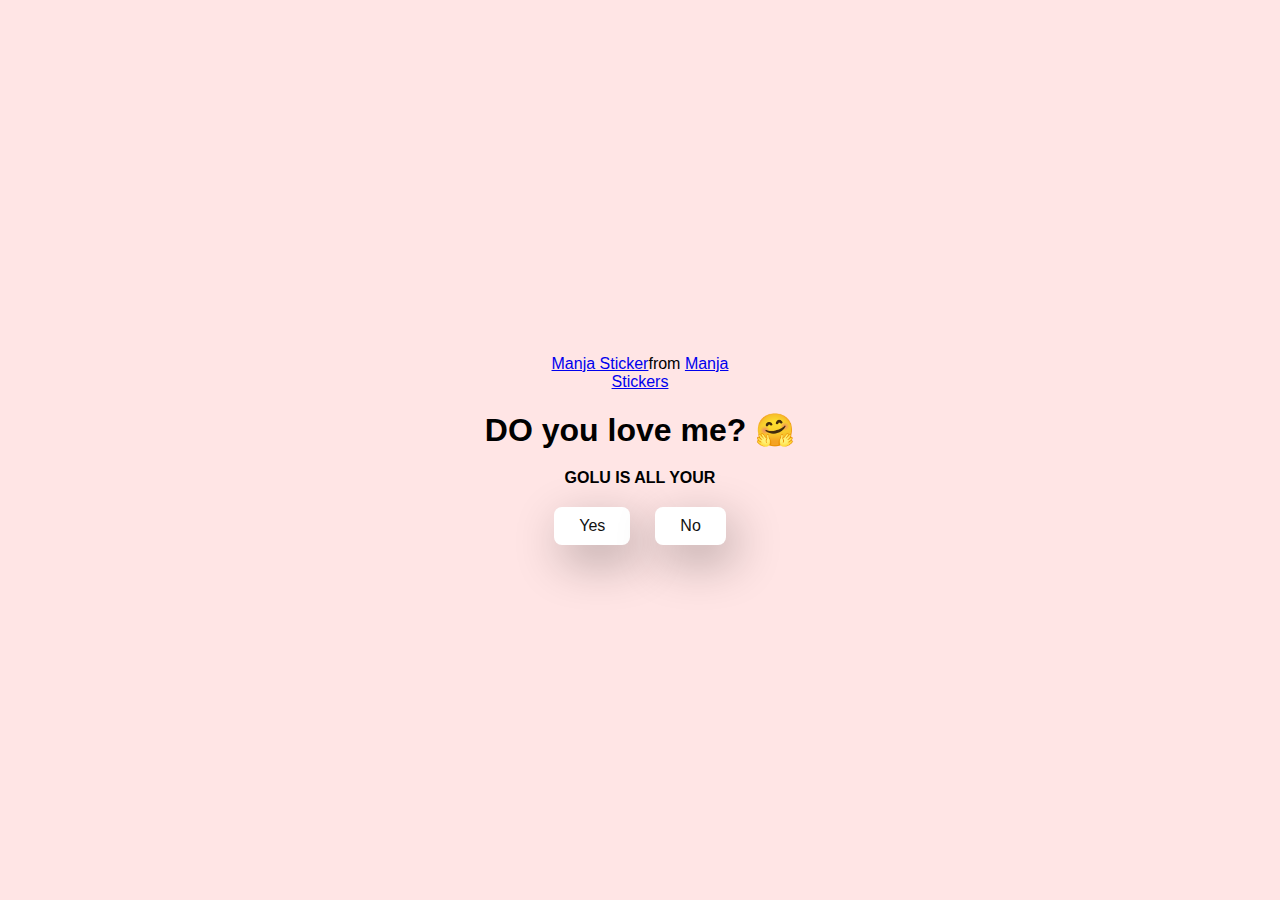
<file: index.html>
<!DOCTYPE html>
<html lang="en">
  <head>
    <meta charset="UTF-8" />
    <meta name="viewport" content="width=device-width, initial-scale=1.0" />
    <title>Ask Her Out</title>

    <link rel="stylesheet" href="./style.css" />
  </head>
  <body>
    <div class="container">
      <div
        class="tenor-gif-embed"
        data-postid="22885016"
        data-share-method="host"
        data-aspect-ratio="1.04918"
        data-width="100%"
      >
        <a href="https://tenor.com/view/manja-gif-22885016">Manja Sticker</a
        >from
        <a href="https://tenor.com/search/manja-stickers">Manja Stickers</a>
      </div>
      <script
        type="text/javascript"
        async
        src="https://tenor.com/embed.js"
      ></script>
      <h1>DO you love me? 🤗</h1>
      <p><B>GOLU IS ALL YOUR</B></p>

      <div class="btn">
        <a href="yes.html">Yes</a>
        <a href="no1.html">No</a>
      </div>
    </div>
  </body>
</html>
</file>
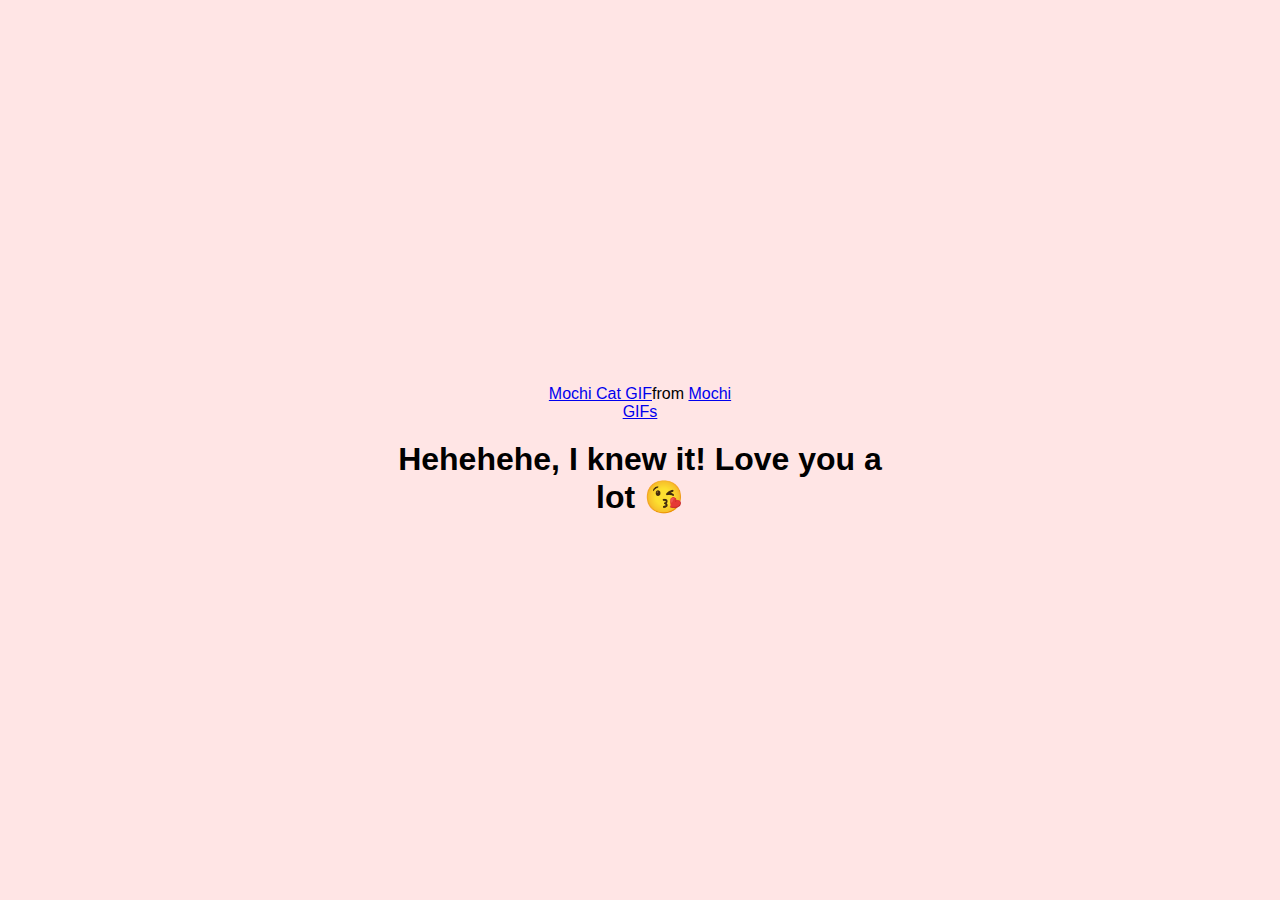
<file: golu.html>
<!DOCTYPE html>
<html lang="en">
  <head>
    <meta charset="UTF-8" />
    <meta name="viewport" content="width=device-width, initial-scale=1.0" />
    <title>Ask Her Out</title>

    <link rel="stylesheet" href="./style.css" />
  </head>
  <body>
    <div class="container">
      <div
        class="tenor-gif-embed"
        data-postid="253027946666209433"
        data-share-method="host"
        data-aspect-ratio="1.37853"
        data-width="100%"
      >
        <a
          href="https://tenor.com/view/mochi-cat-mochi-and-goma-goma-and-peach-mochi-mochi-peach-cat-gif-gif-253027946666209433"
          >Mochi Cat GIF</a
        >from <a href="https://tenor.com/search/mochi-gifs">Mochi GIFs</a>
      </div>
      <script
        type="text/javascript"
        async
        src="https://tenor.com/embed.js"
      ></script>
      <h1>Hehehehe, I knew it! Love you a lot 😘</h1>
    </div>
  </body>
</html>
</file>
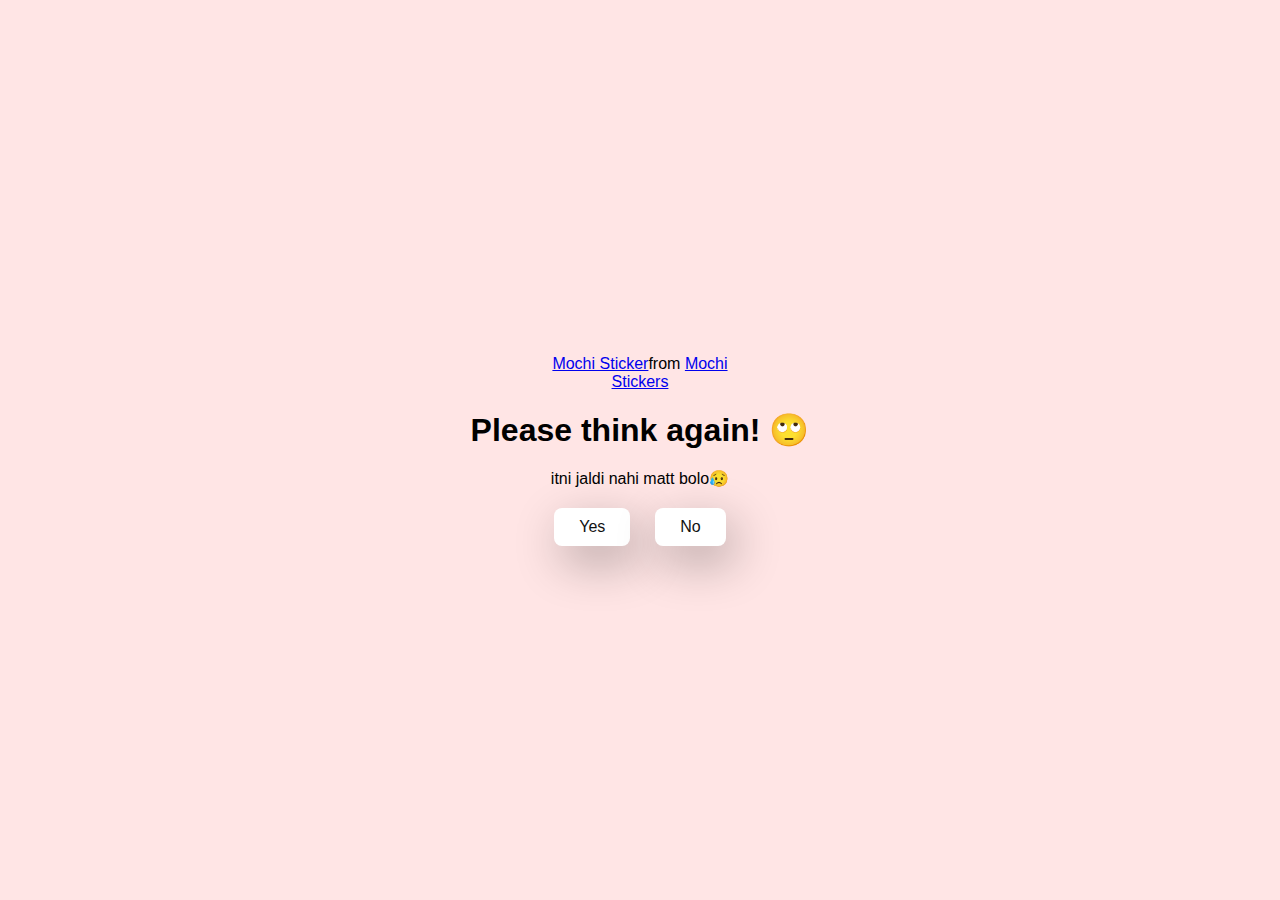
<file: no1.html>
<!DOCTYPE html>
<html lang="en">
  <head>
    <meta charset="UTF-8" />
    <meta name="viewport" content="width=device-width, initial-scale=1.0" />
    <title>Ask Her Out</title>

    <link rel="stylesheet" href="./style.css" />
  </head>
  <body>
    <div class="container">
      <div
        class="tenor-gif-embed"
        data-postid="22050818"
        data-share-method="host"
        data-aspect-ratio="1"
        data-width="100%"
      >
        <a href="https://tenor.com/view/mochi-gif-22050818">Mochi Sticker</a
        >from
        <a href="https://tenor.com/search/mochi-stickers">Mochi Stickers</a>
      </div>
      <script
        type="text/javascript"
        async
        src="https://tenor.com/embed.js"
      ></script>
      <h1>Please think again! 🙄</h1>
      <p>itni jaldi nahi matt bolo😥</p>

      <div class="btn">
        <a href="yes.html">Yes</a>
        <a href="no2.html">No</a>
      </div>
    </div>
  </body>
</html>
</file>
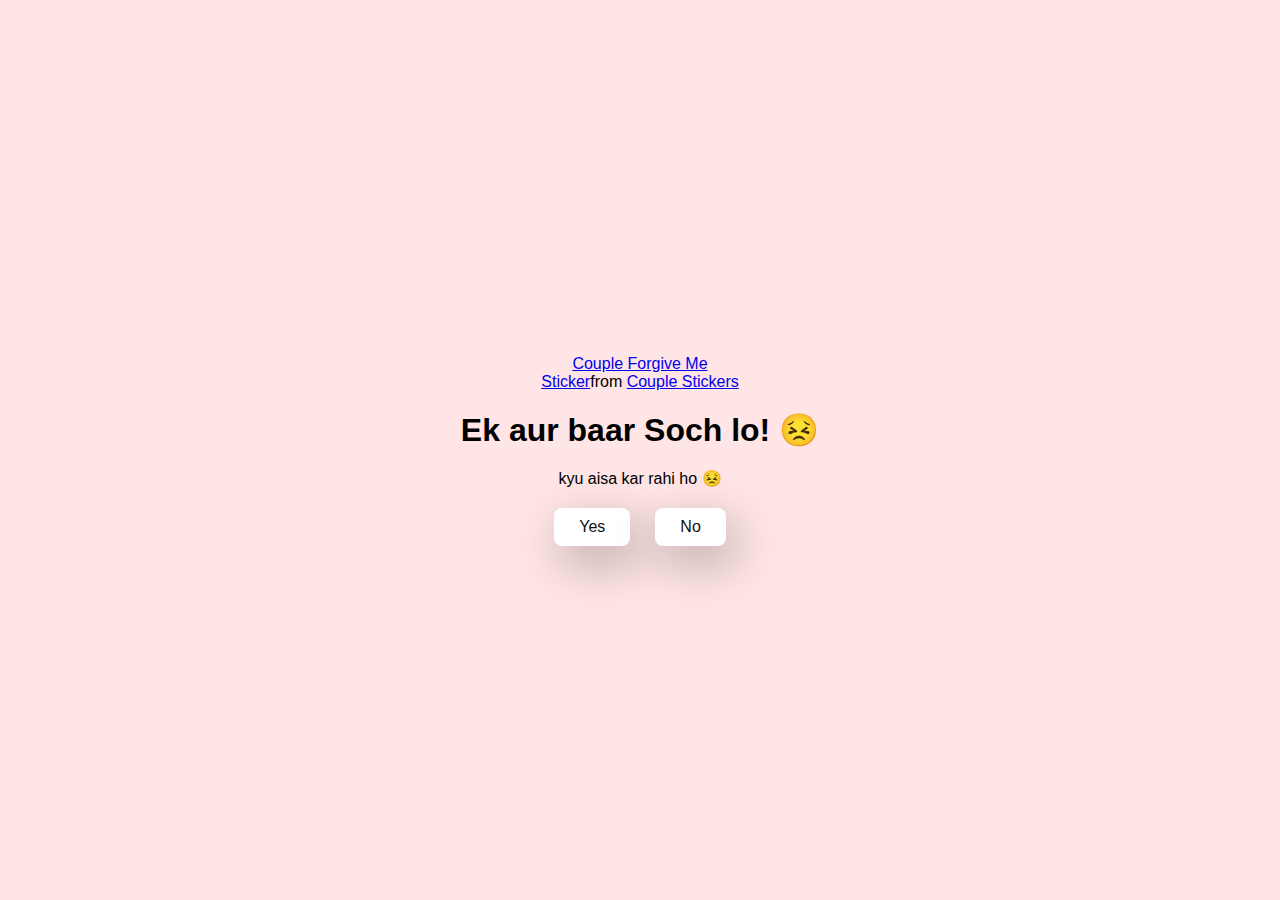
<file: no2.html>
<!DOCTYPE html>
<html lang="en">
  <head>
    <meta charset="UTF-8" />
    <meta name="viewport" content="width=device-width, initial-scale=1.0" />
    <title>Ask Her Out</title>

    <link rel="stylesheet" href="./style.css" />
  </head>
  <body>
    <div class="container">
      <div
        class="tenor-gif-embed"
        data-postid="15195810"
        data-share-method="host"
        data-aspect-ratio="1"
        data-width="100%"
      >
        <a
          href="https://tenor.com/view/couple-forgive-me-asking-for-forgiveness-begging-crying-gif-15195810"
          >Couple Forgive Me Sticker</a
        >from
        <a href="https://tenor.com/search/couple-stickers">Couple Stickers</a>
      </div>
      <script
        type="text/javascript"
        async
        src="https://tenor.com/embed.js"
      ></script>

      <h1>Ek aur baar Soch lo! 😣</h1>
      <p>kyu aisa kar rahi ho 😣</p>

      <div class="btn">
        <a href="yes.html">Yes</a>
        <a href="no3.html">No</a>
      </div>
    </div>
  </body>
</html>
</file>
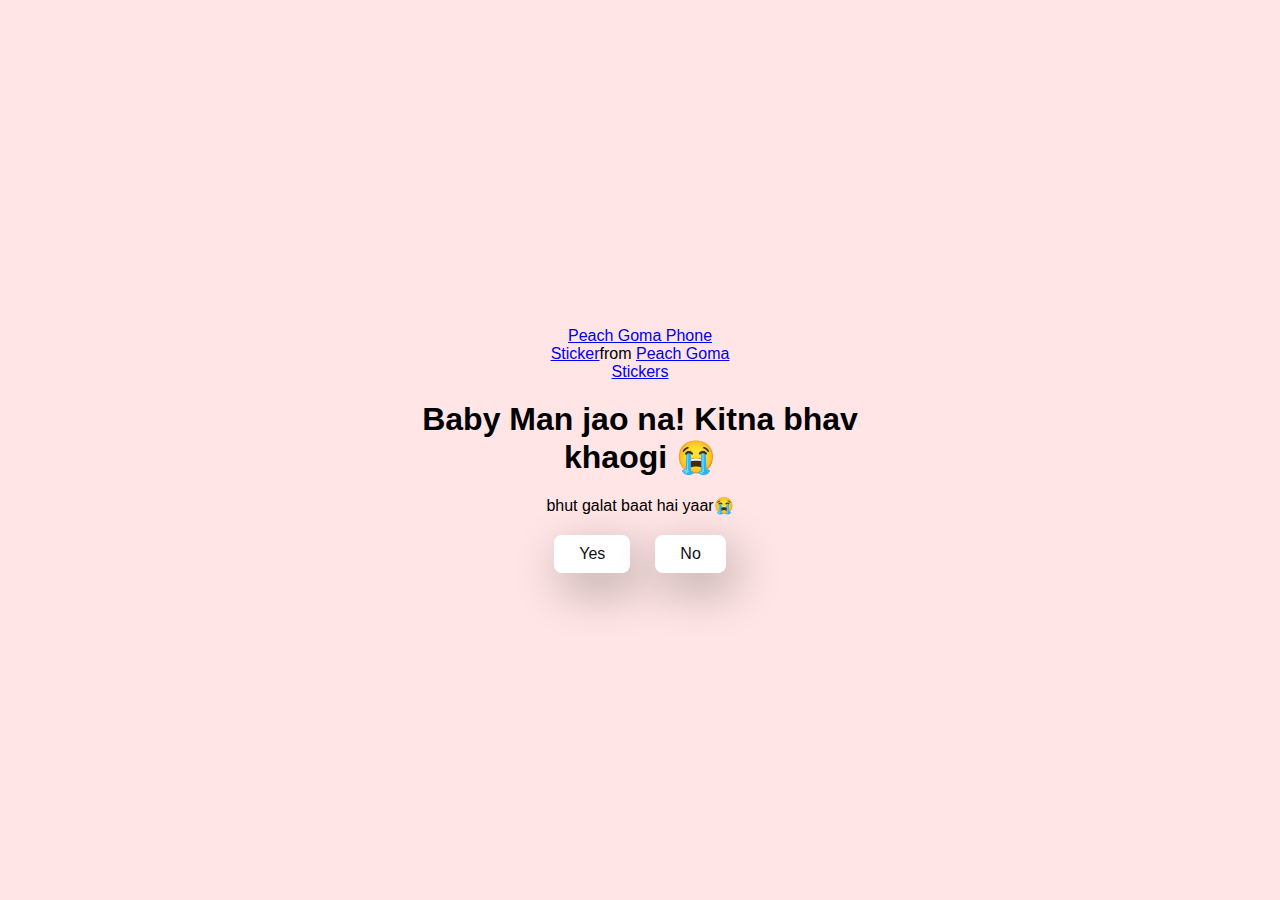
<file: no3.html>
<!DOCTYPE html>
<html lang="en">
  <head>
    <meta charset="UTF-8" />
    <meta name="viewport" content="width=device-width, initial-scale=1.0" />
    <title>Ask Her Out</title>

    <link rel="stylesheet" href="./style.css" />
  </head>
  <body>
    <div class="container">
      <div
        class="tenor-gif-embed"
        data-postid="15974530976611222074"
        data-share-method="host"
        data-aspect-ratio="1.26923"
        data-width="100%"
      >
        <a
          href="https://tenor.com/view/peach-goma-phone-gif-15974530976611222074"
          >Peach Goma Phone Sticker</a
        >from
        <a href="https://tenor.com/search/peach+goma-stickers"
          >Peach Goma Stickers</a
        >
      </div>
      <script
        type="text/javascript"
        async
        src="https://tenor.com/embed.js"
      ></script>

      <h1>Baby Man jao na! Kitna bhav khaogi 😭</h1>
      <p>bhut galat baat hai yaar😭</p>

      <div class="btn">
        <a href="yes.html">Yes</a>
        <a href="#" id="move-random">No</a>
      </div>
    </div>

    <script src="./script.js"></script>
  </body>
</html>
</file>
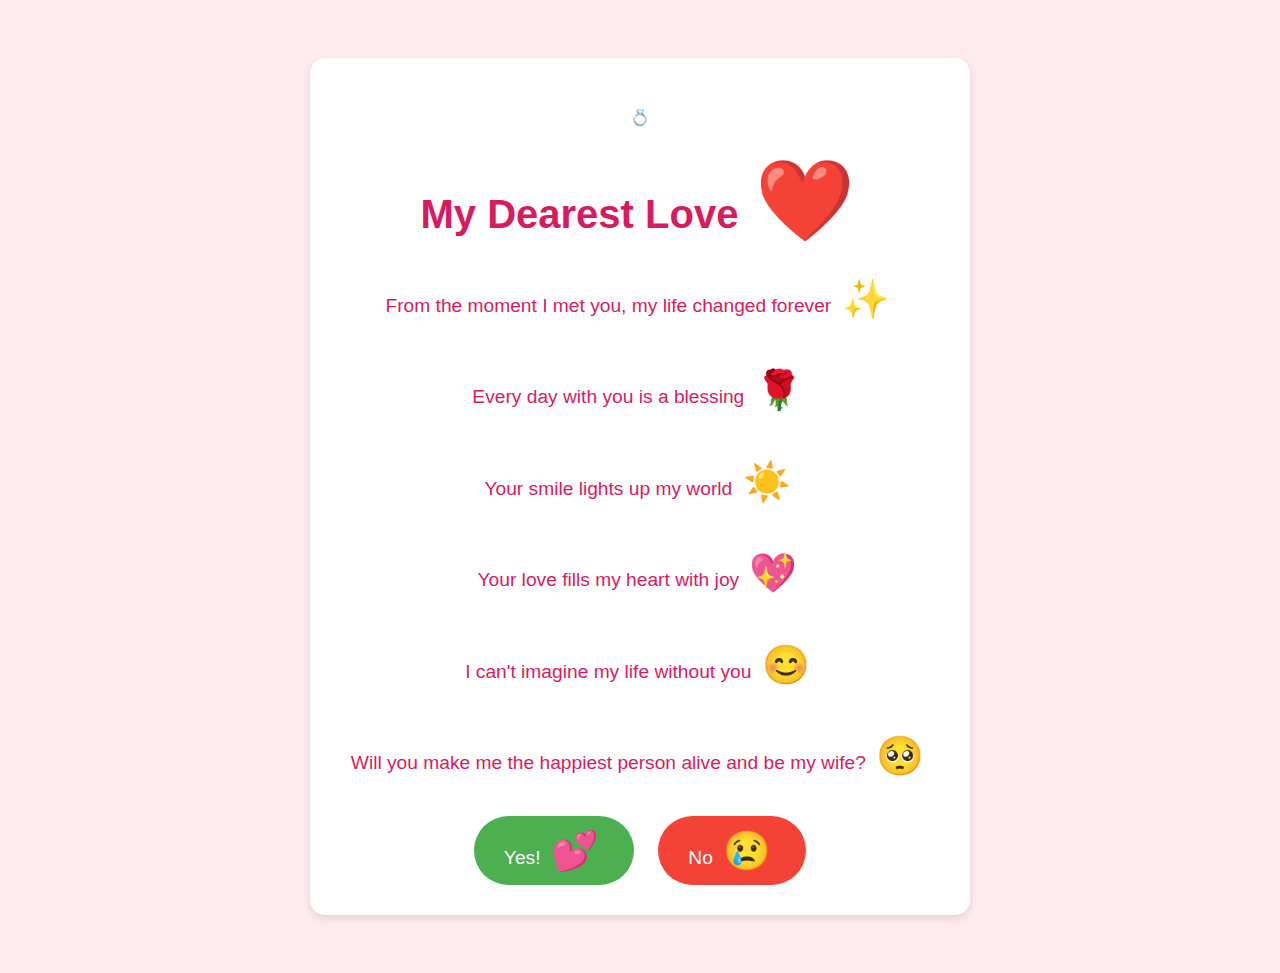
<file: yes.html>
<!DOCTYPE html>
<html lang="en">
<head>
    <meta charset="UTF-8">
    <meta name="viewport" content="width=device-width, initial-scale=1.0">
    <title>Will You Marry Me? 💍</title>
    <style>
        body {
            font-family: 'Arial', sans-serif;
            background-color: #ffebee;
            text-align: center;
            padding: 50px;
            color: #d81b60;
        }
        .container {
            max-width: 600px;
            margin: 0 auto;
            background-color: white;
            padding: 30px;
            border-radius: 15px;
            box-shadow: 0 4px 8px rgba(0,0,0,0.1);
        }
        h1 {
            font-size: 2.5em;
            margin-bottom: 20px;
        }
        p {
            font-size: 1.2em;
            line-height: 1.6;
            margin-bottom: 30px;
        }
        .emoji {
            font-size: 2em;
            margin: 0 5px;
        }
        .buttons {
            margin-top: 30px;
        }
        button {
            padding: 12px 30px;
            font-size: 1.2em;
            border: none;
            border-radius: 50px;
            cursor: pointer;
            margin: 0 10px;
            transition: all 0.3s;
        }
        #yes {
            background-color: #4caf50;
            color: white;
        }
        #no {
            background-color: #f44336;
            color: white;
            position: relative;
        }
        #yes:hover {
            background-color: #388e3c;
            transform: scale(1.1);
        }
        .hidden-message {
            display: none;
            margin-top: 30px;
            font-size: 1.5em;
            color: #d81b60;
            animation: pulse 1.5s infinite;
        }
        @keyframes pulse {
            0% { transform: scale(1); }
            50% { transform: scale(1.1); }
            100% { transform: scale(1); }
        }
        .ring {
            width: 150px;
            margin: 20px auto;
            animation: float 3s ease-in-out infinite;
        }
        @keyframes float {
            0% { transform: translateY(0px); }
            50% { transform: translateY(-15px); }
            100% { transform: translateY(0px); }
        }
    </style>
</head>
<body>
    <div class="container">
        <div class="ring">💍</div>
        <h1>My Dearest Love <span class="emoji">❤️</span></h1>
        
        <p>From the moment I met you, my life changed forever <span class="emoji">✨</span></p>
        <p>Every day with you is a blessing <span class="emoji">🌹</span></p>
        <p>Your smile lights up my world <span class="emoji">☀️</span></p>
        <p>Your love fills my heart with joy <span class="emoji">💖</span></p>
        <p>I can't imagine my life without you <span class="emoji">😊</span></p>
        
        <p>Will you make me the happiest person alive and be my wife? <span class="emoji">🥺</span></p>
        
        <div class="buttons">
            <button id="yes">Yes! <span class="emoji">💕</span></button>
            <button id="no">No <span class="emoji">😢</span></button>
        </div>
        
        <div id="response" class="hidden-message">
            I love you so much! <span class="emoji">💘</span> Can't wait to spend forever with you! <span class="emoji">👰‍♀️🤵‍♂️</span>
        </div>
    </div>

    <script>
        document.getElementById('yes').addEventListener('click', function() {
            document.getElementById('response').style.display = 'block';
            document.getElementById('no').style.display = 'none';
            this.innerHTML = 'YES! YES! YES! <span class="emoji">💍💘🎉</span>';
            this.style.transform = 'scale(1.2)';
            this.style.backgroundColor = '#d81b60';
        });
        
        document.getElementById('no').addEventListener('mouseover', function() {
            // Make the "No" button run away
            this.style.position = 'absolute';
            this.style.left = Math.random() * 300 + 'px';
            this.style.top = Math.random() * 300 + 'px';
        });
    </script>
</body>
</html>
</file>
<file: style.css>
/* author - golu patel */
* {
    margin: 0;
    padding: 0;
    box-sizing: border-box;
    font-family: sans-serif;
  }
  
  body {
    width: 100%;
    min-height: 100vh;
    display: flex;
    justify-content: center;
    align-items: center;
    background-color: #ffe5e5;
  }
  
  .container {
    display: flex;
    flex-direction: column;
    text-align: center;
    align-items: center;
    gap: 20px;
    max-width: 500px;
    margin: 20px;
  }
  
  .container .tenor-gif-embed {
    max-width: 200px;
  }
  
  .container .btn {
    display: flex;
    gap: 25px;
  }
  
  .btn a {
    text-decoration: none;
    color: #111;
    background: #fff;
    padding: 10px 25px;
    border-radius: 8px;
    box-shadow: 0.5rem 1rem 3rem hsl(0, 0%, 0%, 0.3);
  }
</file>
